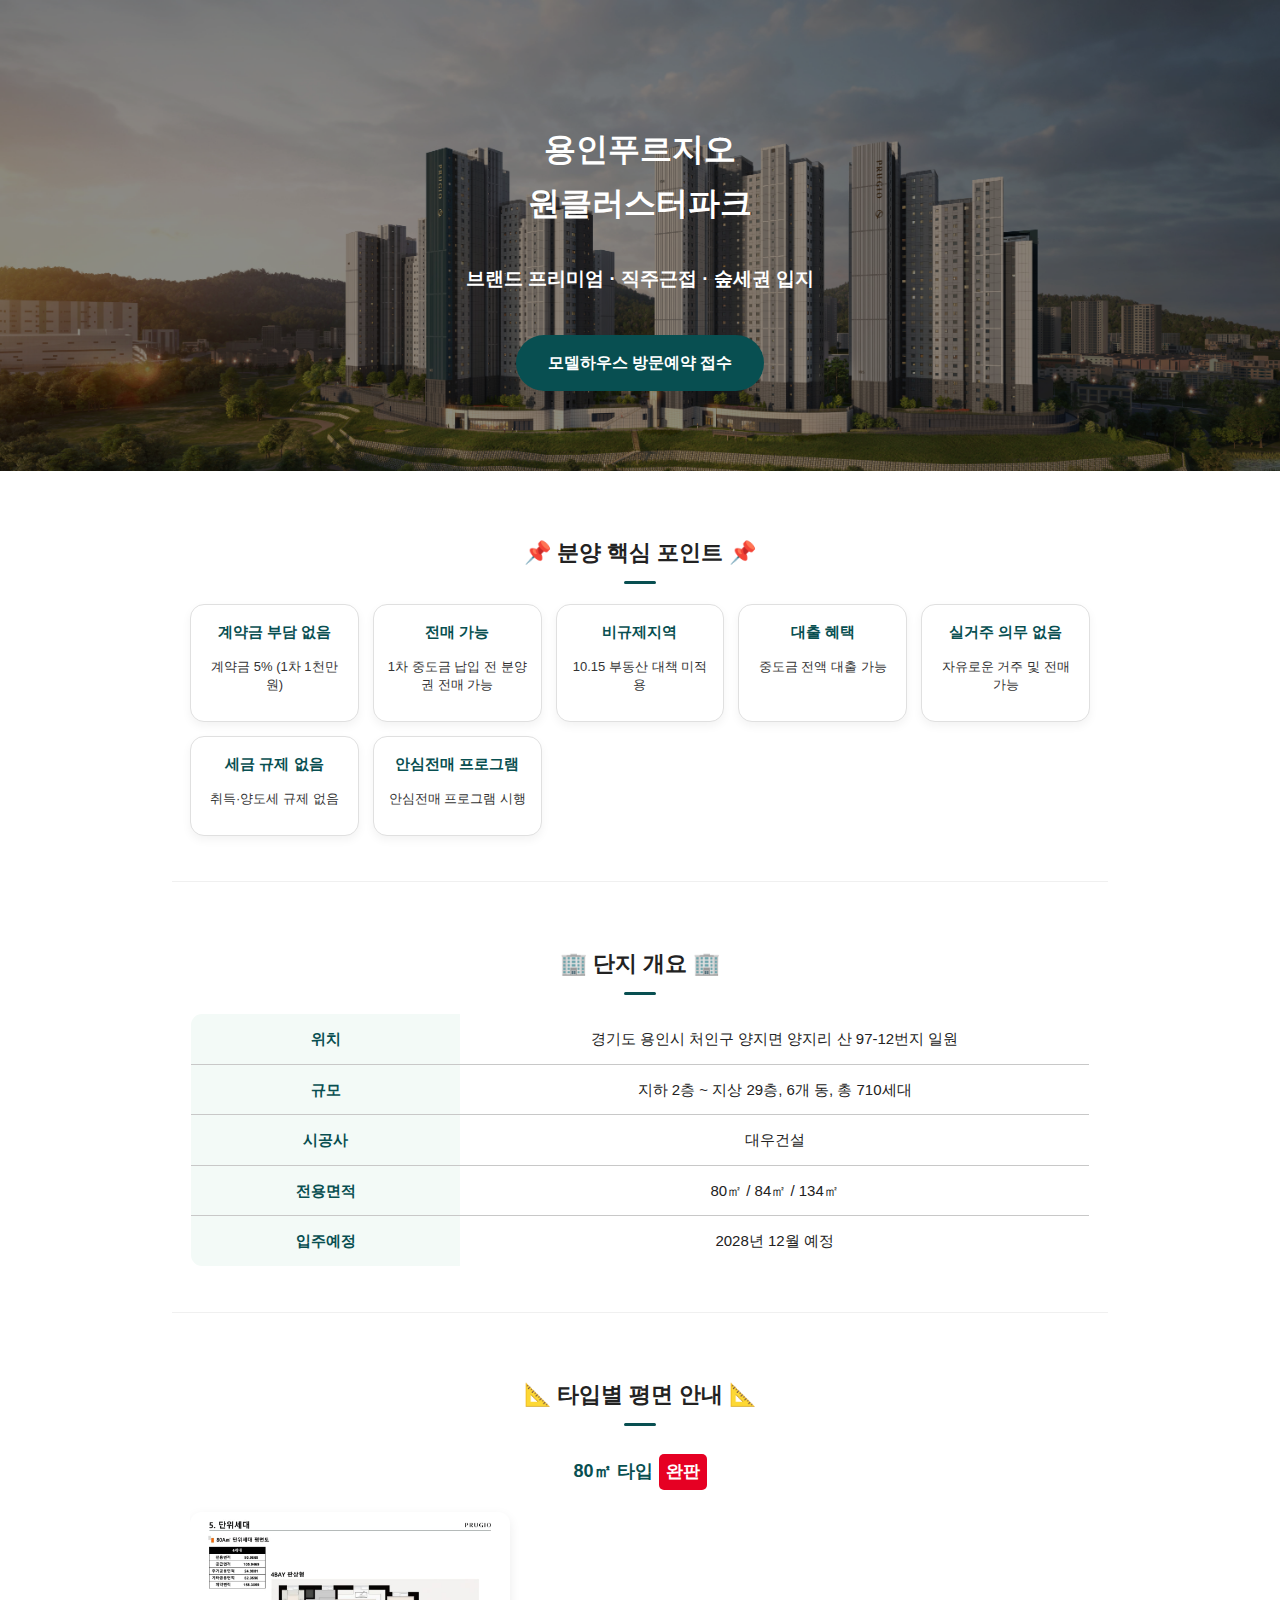
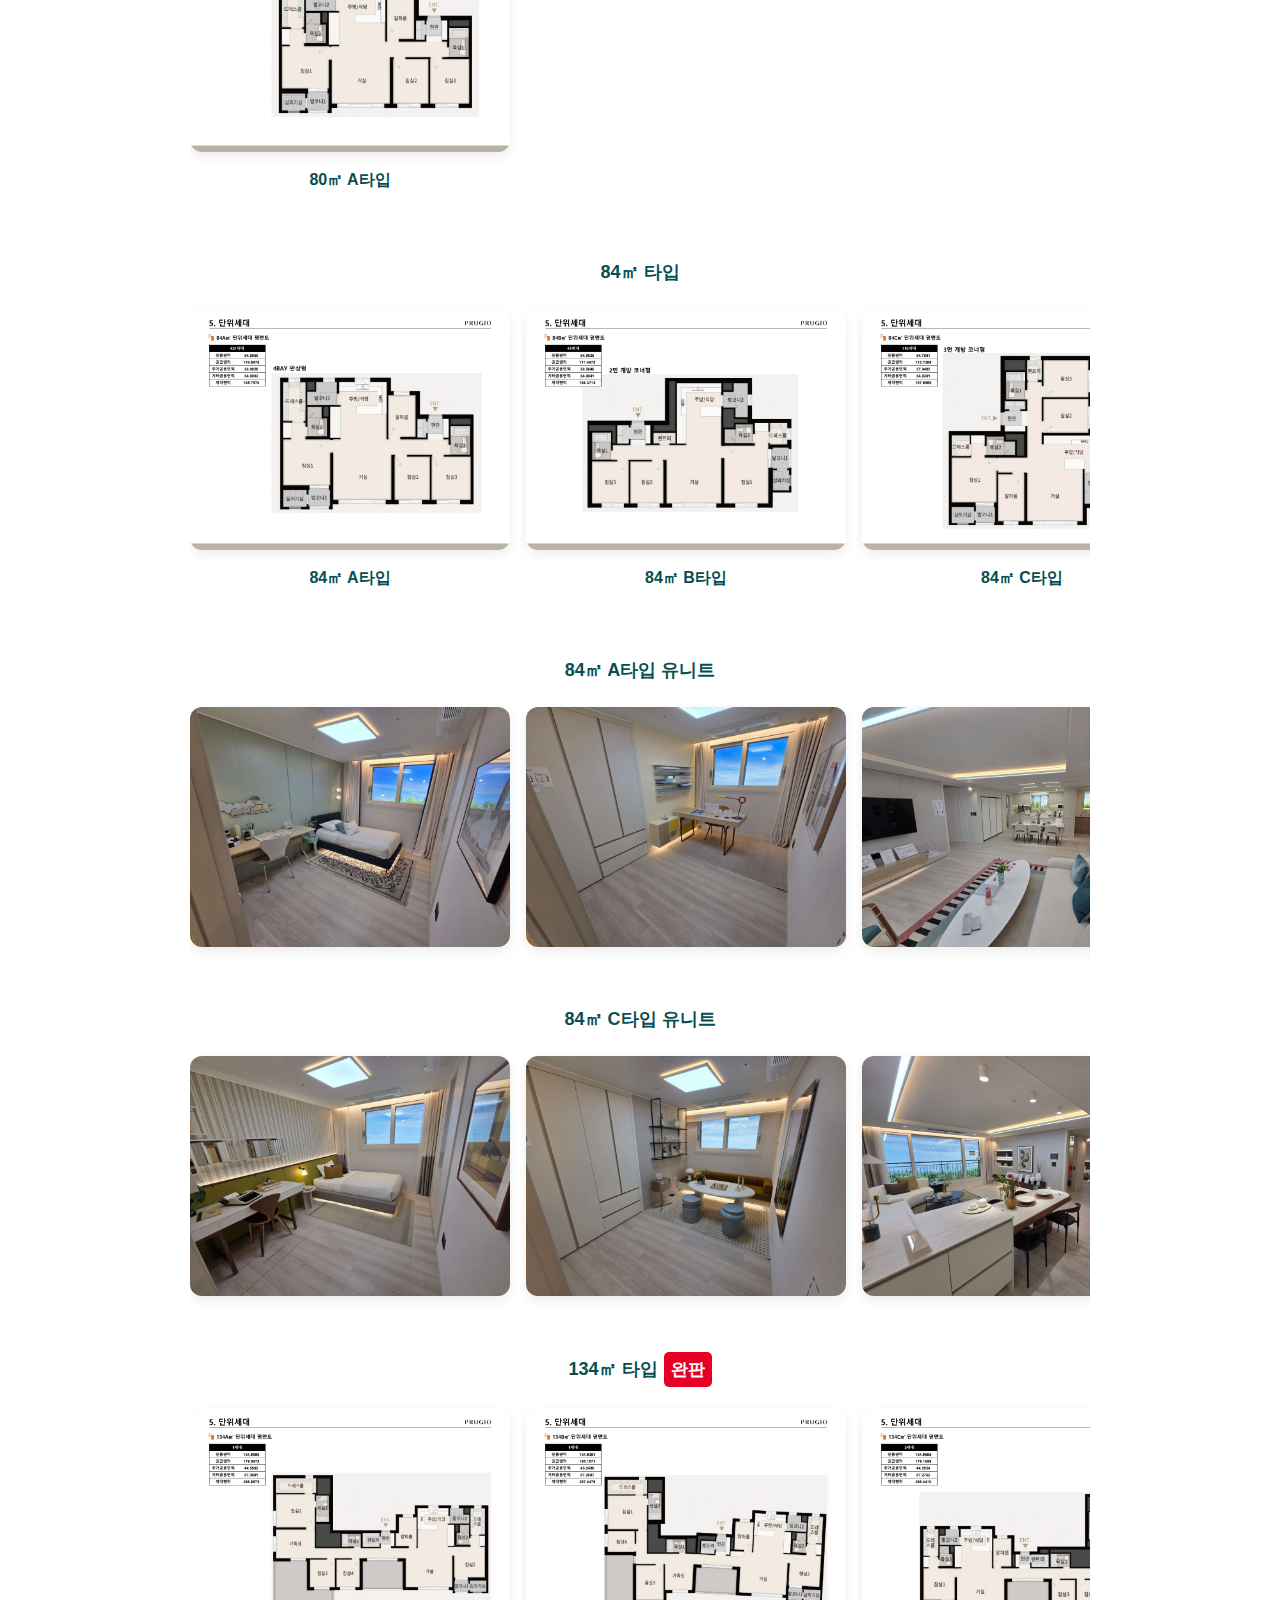
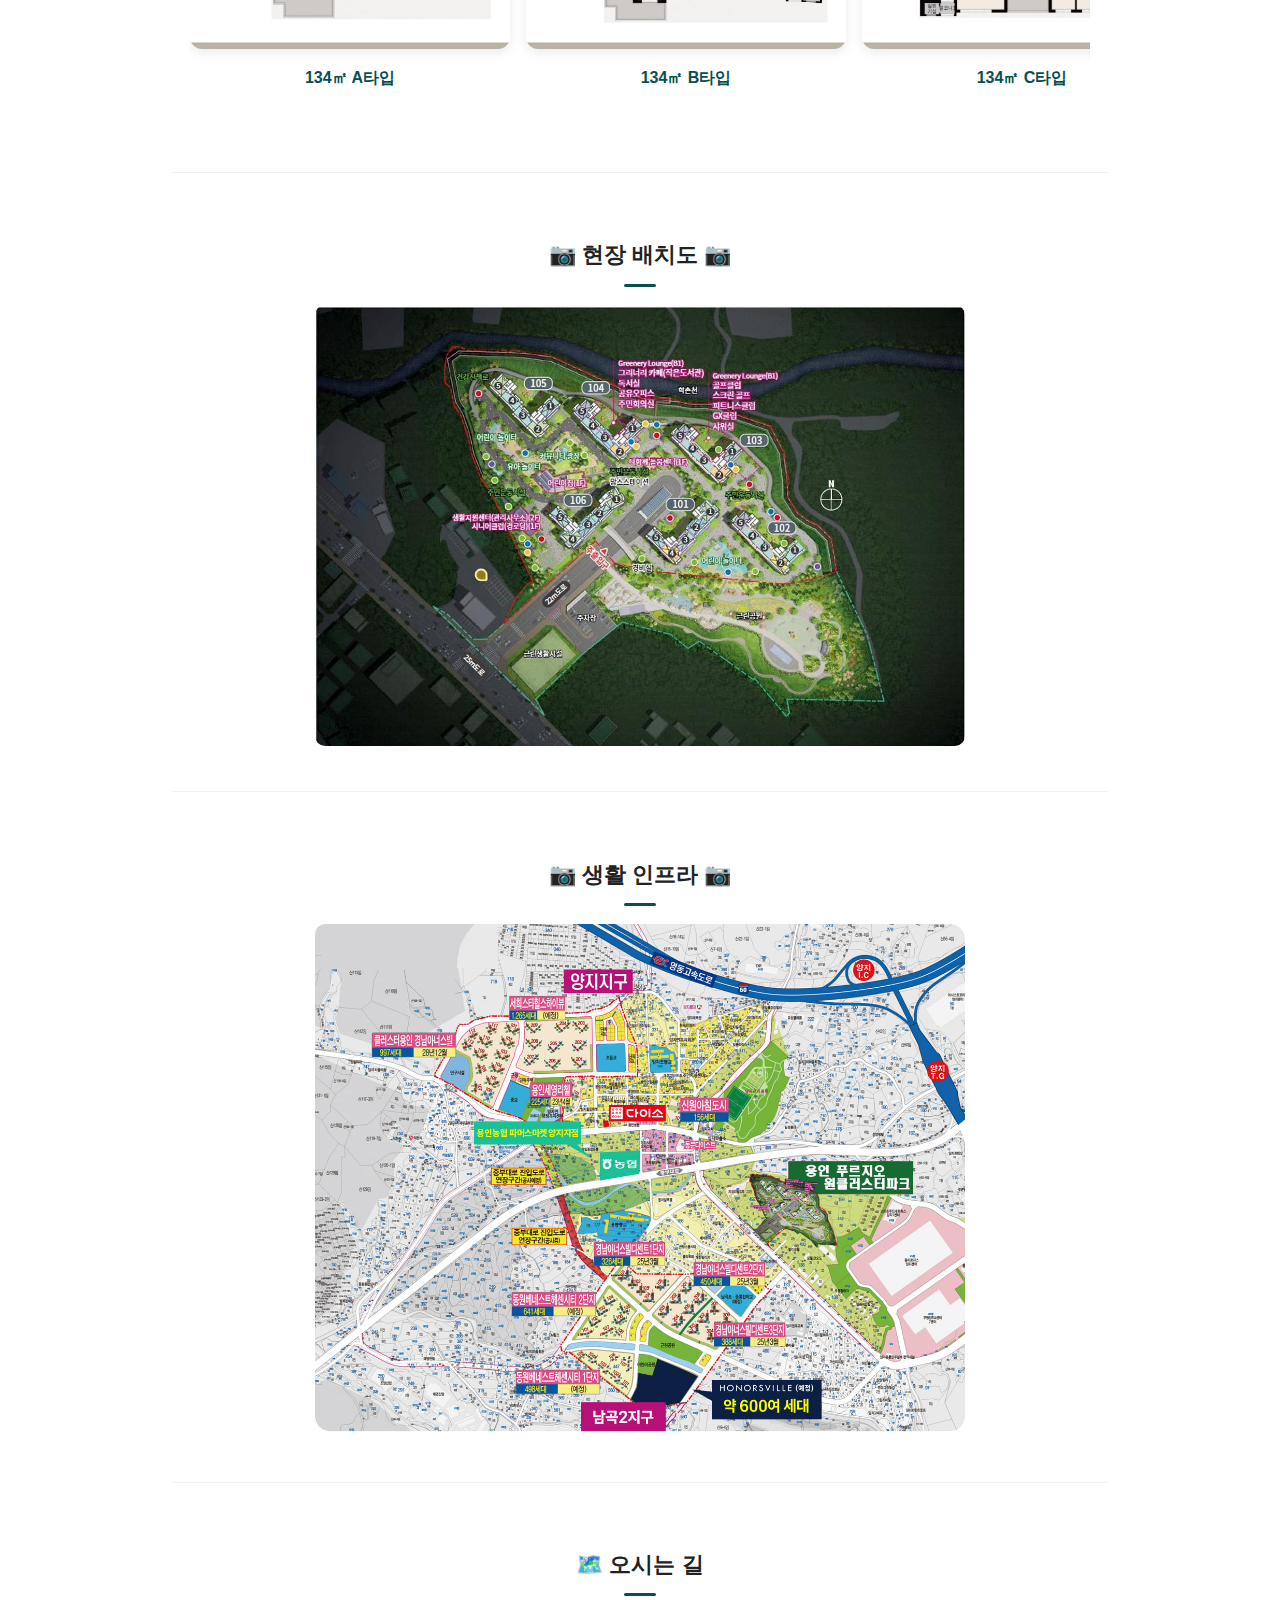
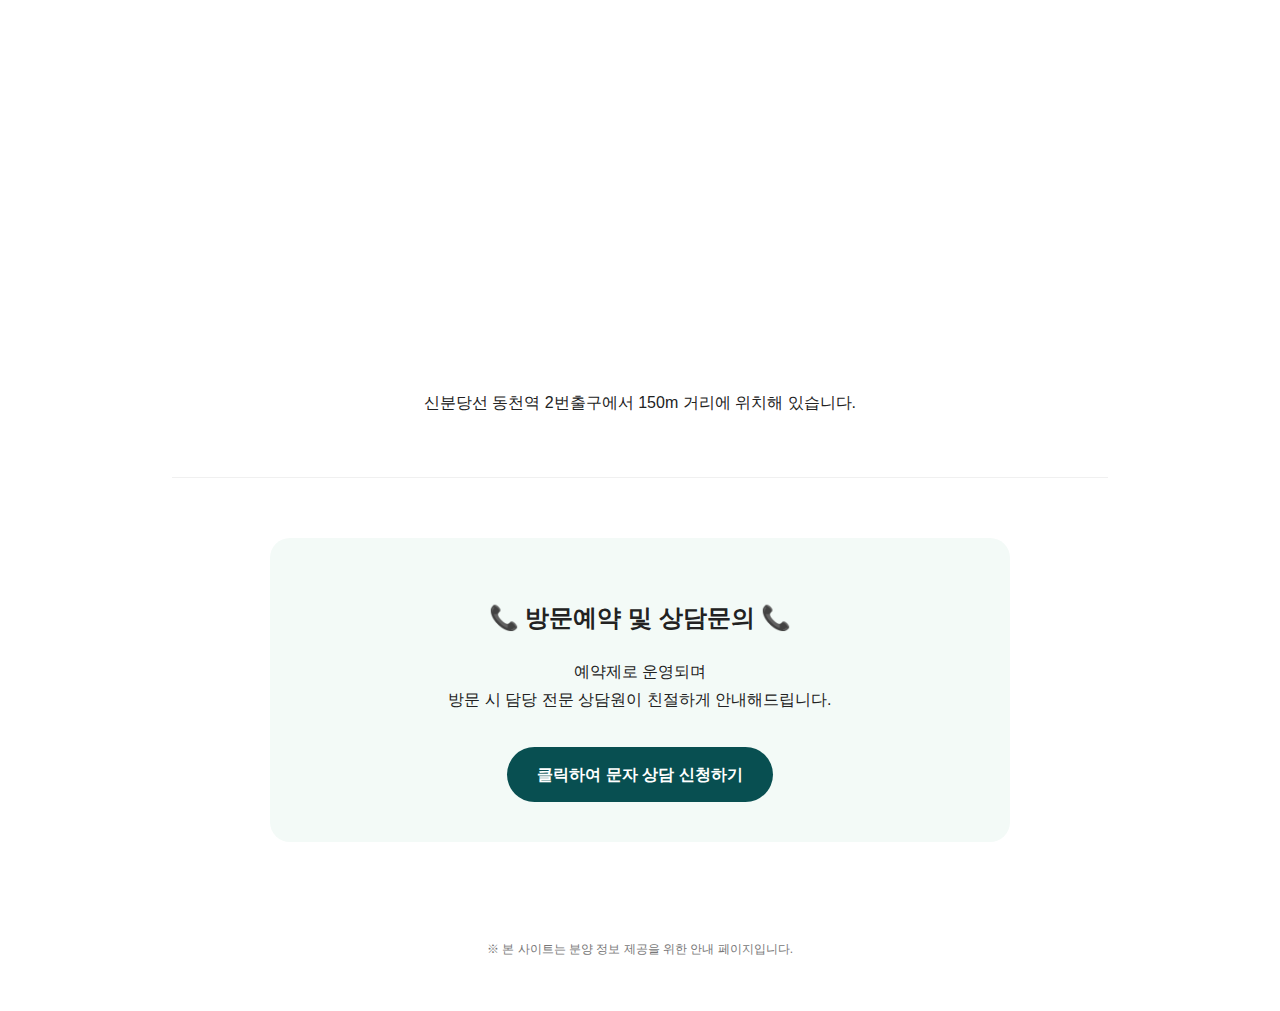
<file: index.html>
<!DOCTYPE html>
<html lang="ko">
<head>
  <meta charset="UTF-8" />
  <title>용인 푸르지오 원클러스터파크 분양 안내</title>

  <!-- 기본 설명 -->
  <meta name="description" content="용인 푸르지오 원클러스터파크 모델하우스 방문예약 및 분양정보 공식 안내 페이지입니다." />

  <!-- Open Graph (카톡, 페북, 디스코드 등 공유용) -->
  <meta property="og:type" content="website" />
  <meta property="og:title" content="용인 푸르지오 원클러스터파크 분양 안내" />
  <meta property="og:description" content="모델하우스 방문예약 및 분양정보를 한 번에 확인하세요." />
  <meta property="og:image" content="https://s2s2atoz.github.io/prugio-site/thumbnail.jpg" />
  <meta property="og:url" content="https://s2s2atoz.github.io/prugio-site/" />

  <!-- 트위터(X)용 -->
  <meta name="twitter:card" content="summary_large_image" />
  <meta name="twitter:title" content="용인 푸르지오 원클러스터파크 분양 안내" />
  <meta name="twitter:description" content="모델하우스 방문예약 및 분양정보를 확인하세요." />
  <meta name="twitter:image" content="https://s2s2atoz.github.io/prugio-site/thumbnail.jpg" />

  <meta name="viewport" content="width=device-width, initial-scale=1.0" />
  <link rel="stylesheet" href="style.css" />
</head>
<body>

<header class="hero">
  <h1><p>용인푸르지오<br> 원클러스터파크</p></h1>
  <h3><p class="sub">브랜드 프리미엄 · 직주근접 · 숲세권 입지</p></h3>
  <a class="cta" href="#contact">모델하우스 방문예약 접수</a>
</header>

<section class="section">
  <h2>📌 분양 핵심 포인트 📌</h2>

  <div class="point-grid">
    <div class="point-box">
      <strong>계약금 부담 없음</strong>
      <p>계약금 5% (1차 1천만원)</p>
    </div>

    <div class="point-box">
      <strong>전매 가능</strong>
      <p>1차 중도금 납입 전 분양권 전매 가능</p>
    </div>

    <div class="point-box">
      <strong>비규제지역</strong>
      <p>10.15 부동산 대책 미적용</p>
    </div>

    <div class="point-box">
      <strong>대출 혜택</strong>
      <p>중도금 전액 대출 가능</p>
    </div>

    <div class="point-box">
      <strong>실거주 의무 없음</strong>
      <p>자유로운 거주 및 전매 가능</p>
    </div>

    <div class="point-box">
      <strong>세금 규제 없음</strong>
      <p>취득·양도세 규제 없음</p>
    </div>

    <div class="point-box">
      <strong>안심전매 프로그램</strong>
      <p>안심전매 프로그램 시행</p>
    </div>
  </div>
</section>

<section class="section">
  <h2>🏢 단지 개요 🏢</h2>
  <table>
    <tr><th>위치</th><td>경기도 용인시 처인구 양지면 양지리 산 97-12번지 일원</td></tr>
    <tr><th>규모</th><td>지하 2층 ~ 지상 29층, 6개 동, 총 710세대</td></tr>
    <tr><th>시공사</th><td>대우건설</td></tr>
    <tr><th>전용면적</th><td>80㎡ / 84㎡ / 134㎡</td></tr>
    <tr><th>입주예정</th><td>2028년 12월 예정</td></tr>
  </table>
</section>

<section class="section">
  <h2>📐 타입별 평면 안내 📐</h2>

  <h3 class="plan-title">80㎡ 타입<span class="soldout">완판</span></h3>
  <div class="plan-scroll">
    <div class="plan-item">
      <img src="images/80A.jpg" class="zoom-img" alt="80㎡ A타입">
      <p>80㎡ A타입</p>
    </div>
  </div>

  <h3 class="plan-title">84㎡ 타입</h3>
  <div class="plan-scroll">
    <div class="plan-item"><img src="images/84A.jpg" class="zoom-img"><p>84㎡ A타입</p></div>
    <div class="plan-item"><img src="images/84B.jpg" class="zoom-img"><p>84㎡ B타입</p></div>
    <div class="plan-item"><img src="images/84C.jpg" class="zoom-img"><p>84㎡ C타입</p></div>
    <div class="plan-item"><img src="images/84D.jpg" class="zoom-img"><p>84㎡ D타입</p></div>
    <div class="plan-item"><img src="images/84E.jpg" class="zoom-img"><p>84㎡ E타입</p></div>
  </div>

  <h3 class="plan-title">84㎡ A타입 유니트</h3>
  <div class="plan-scroll">
    <div class="plan-item"><img src="images/84A1.jpg" class="zoom-img"></div>
    <div class="plan-item"><img src="images/84A2.jpg" class="zoom-img"></div>
    <div class="plan-item"><img src="images/84A3.jpg" class="zoom-img"></div>
    <div class="plan-item"><img src="images/84A4.jpg" class="zoom-img"></div>
    <div class="plan-item"><img src="images/84A5.jpg" class="zoom-img"></div>
    <div class="plan-item"><img src="images/84A6.jpg" class="zoom-img"></div>
    <div class="plan-item"><img src="images/84A7.jpg" class="zoom-img"></div>

  </div>

  <h3 class="plan-title">84㎡ C타입 유니트</h3>
  <div class="plan-scroll">
    <div class="plan-item"><img src="images/84C1.jpg" class="zoom-img"></div>
    <div class="plan-item"><img src="images/84C2.jpg" class="zoom-img"></div>
    <div class="plan-item"><img src="images/84C3.jpg" class="zoom-img"></div>
    <div class="plan-item"><img src="images/84C4.jpg" class="zoom-img"></div>
    <div class="plan-item"><img src="images/84C5.jpg" class="zoom-img"></div>
    <div class="plan-item"><img src="images/84C6.jpg" class="zoom-img"></div>
    <div class="plan-item"><img src="images/84C7.jpg" class="zoom-img"></div>
  </div>

  <h3 class="plan-title">134㎡ 타입<span class="soldout">완판</span></h3>
  <div class="plan-scroll">
    <div class="plan-item"><img src="images/134A.jpg" class="zoom-img"><p>134㎡ A타입</p></div>
    <div class="plan-item"><img src="images/134B.jpg" class="zoom-img"><p>134㎡ B타입</p></div>
    <div class="plan-item"><img src="images/134C.jpg" class="zoom-img"><p>134㎡ C타입</p></div>
  </div>
</section>

<section class="section">
  <h2>📷 현장 배치도 📷</h2>
  <div class="photo-grid">
    <img src="images/image2.jpg" class="zoom-img" alt="배치도">
  </div>
</section>

<section class="section">
  <h2>📷 생활 인프라 📷</h2>
  <div class="photo-grid">
    <img src="images/map1.jpg" class="zoom-img" alt="배치도">
  </div>
</section>


<!-- 확대용 모달 -->
<div id="imgModal" class="img-modal">
  <span class="close">&times;</span>
  <img class="modal-content" id="modalImg">
</div>

<section class="section">
  <h2>🗺️ 오시는 길</h2>
  <iframe 
    src="https://www.google.com/maps?q=경기도 용인시 동천동 901&output=embed"
    width="100%" 
    height="350" 
    style="border:0; border-radius:12px;" 
    allowfullscreen="" 
    loading="lazy">
  </iframe>
  <p>신분당선 동천역 2번출구에서 150m 거리에 위치해 있습니다.</p>
</section>

<section class="contact" id="contact">
  <h2>📞 방문예약 및 상담문의 📞</h2>
  <p class="call-text">예약제로 운영되며<br> 방문 시 담당 전문 상담원이 친절하게 안내해드립니다.</p>
  <a class="call-btn"
   href="sms:01056819067?body=%5B분양%20상담%20신청%5D%0A이름:%20%0A전화번호:%20%0A연령대:%20%0A거주지역:%20%0A문의내용:%20모델하우스%20방문%20예약%20원합니다">
   클릭하여 문자 상담 신청하기
</a>
</section>

<footer>
  <p>※ 본 사이트는 분양 정보 제공을 위한 안내 페이지입니다.</p>
</footer>

<script>
const modal = document.getElementById("imgModal");
const modalImg = document.getElementById("modalImg");
const closeBtn = document.querySelector(".close");

document.querySelectorAll(".zoom-img").forEach(img => {
  img.onclick = function() {
    modal.style.display = "flex";
    modalImg.src = this.src;
  }
});

closeBtn.onclick = () => modal.style.display = "none";
modal.onclick = () => modal.style.display = "none";
</script>

</body>
</html>
</file>
<file: style.css>
body {
  margin: 0;
  font-family: "Apple SD Gothic Neo", "Noto Sans KR", sans-serif;
  background: #ffffff;
  color: #222;
  line-height: 1.7;
}

/* 상단 */
.hero {
  position: relative;
  background: url("images/image1.jpg") center/cover no-repeat;
  padding: 90px 20px 80px;
  text-align: center;
  color: #fff;
}

/* 어둡고 뿌연 필터 레이어 */
.hero::before {
  content: "";
  position: absolute;
  inset: 0;
  background: rgba(0, 0, 0, 0.45); /* 어두운 정도 조절 */
}

/* 글씨는 필터 위로 */
.hero * {
  position: relative;
}


.cta {
  display: inline-block;
  margin-top: 22px;
  padding: 14px 32px;
  background: #084F51;
  color: white;
  border-radius: 30px;
  font-weight: 600;
  text-decoration: none;
}

/* 섹션 */
.section {
  padding: 45px 18px;
  max-width: 900px;
  margin: auto;
  text-align: center;
  border-bottom: 1px solid #eeeeeee1;
}

/* 제목 */
.section h2 {
  font-size: 22px;
  margin-bottom: 18px;
  position: relative;
}

.section h2::after {
  content: "";
  display: block;
  width: 32px;
  height: 3px;
  background: #084F51;
  margin: 10px auto 0;
  border-radius: 10px;
}

/* 리스트 */
ul {
  list-style: none;
  padding: 0;
}

ul li {
  margin-bottom: 8px;
}

/* 테이블 */
table {
  width: 100%;
  border-collapse: collapse;
  border: 1px solid #c8c8c8;;   /* 테이블 전체 테두리 */
  border-radius: 12px;
  overflow: hidden;         /* 둥근 모서리 유지 */
}

th, td {
  padding: 12px 10px;
  border-bottom: 1px solid #c8c8c8;  /* 줄 구분선 */
  font-size: 15px;
}

tr:last-child th,
tr:last-child td {
  border-bottom: none;   /* 맨 아래 줄은 선 제거 */
}

th {
  background: #f3faf7;   /* 왼쪽 컬럼 배경 */
  color: #084F51;
  width: 30%;
  font-weight: 600;
}

/* 사진 */
.photo-grid {
  display: flex;
  justify-content: center;
}

.photo-grid img {
  width: 100%;
  max-width: 650px;
  border-radius: 10px;
}

/* 지도 */
iframe {
  width: 100%;
  border-radius: 10px;
}

/* 상담 */
.contact {
  background: #f3faf7;
  text-align: center;

  padding: 40px 20px;
  margin: 60px auto;
  border-radius: 20px;
  max-width: 700px;
}

.call-btn {
  display: inline-block;
  margin-top: 18px;
  padding: 14px 30px;
  background: #084F51;
  color: white;
  border-radius: 30px;
  font-weight: bold;
  text-decoration: none;
}

/* 푸터 */
footer {
  text-align: center;
  font-size: 12px;
  color: #777;
  padding: 25px 0 40px;
}

/* 평면도 제목 */
.plan-title {
  margin: 28px 0 12px;
  font-size: 18px;
  font-weight: 700;
  color: #084F51;
}

/* 평면도 가로 스크롤 */
.plan-scroll {
  display: flex;
  gap: 16px;
  overflow-x: auto;
  padding: 10px 0 20px;
  scroll-snap-type: x mandatory;
}

.plan-item {
  flex: 0 0 auto;
  width: 80%;
  max-width: 320px;
  scroll-snap-align: center;
  text-align: center;
}

.plan-item img {
  width: 100%;
  border-radius: 12px;
  box-shadow: 0 4px 12px rgba(0,0,0,0.08);
}

.plan-item p {
  margin-top: 6px;
  font-weight: 600;
  color: #084F51;
}

/* 이미지 클릭 가능 표시 */
.zoom-img {
  cursor: zoom-in;
  transition: transform 0.2s ease;
}

.zoom-img:hover {
  transform: scale(1.02);
}

/* 확대 모달 배경 */
.img-modal {
  display: none;
  position: fixed;
  inset: 0;
  background: rgba(0,0,0,0.85);
  justify-content: center;
  align-items: center;
  z-index: 9999;
}

/* 확대 이미지 */
.modal-content {
  max-width: 92%;
  max-height: 85%;
  border-radius: 12px;
  box-shadow: 0 0 30px rgba(255,255,255,0.15);
}

/* 닫기 버튼 */
.img-modal .close {
  position: absolute;
  top: 18px;
  right: 22px;
  font-size: 36px;
  color: white;
  cursor: pointer;
  font-weight: bold;
}

.point-grid {
  display: grid;
  grid-template-columns: repeat(auto-fit, minmax(160px, 1fr));
  gap: 14px;
  margin-top: 20px;
}

.point-box {
  background: #ffffff;
  border: 1px solid #e0e0e0;
  border-radius: 14px;
  padding: 14px 12px;
  box-shadow: 0 4px 10px rgba(0,0,0,0.05);
  text-align: center;
}

.point-box strong {
  display: block;
  color: #084F51;
  font-size: 15px;
  margin-bottom: 6px;
}

.point-box p {
  font-size: 13px;
  line-height: 1.4;
  color: #333;
}

.soldout {
  display: inline-block;
  background-color: #e60023;
  color: white;
  font-size: 0.95em;
  padding: 3px 7px;
  border-radius: 5px;
  margin-left: 6px;
  font-weight: 600;

}

.seo-text {
  position: absolute;
  left: -9999px;
  top: auto;
  width: 1px;
  height: 1px;
  overflow: hidden;
}

.seo-footer {
  font-size: 12px;
  color: #777;
  line-height: 1.4;
  margin-top: 10px;
}
</file>
